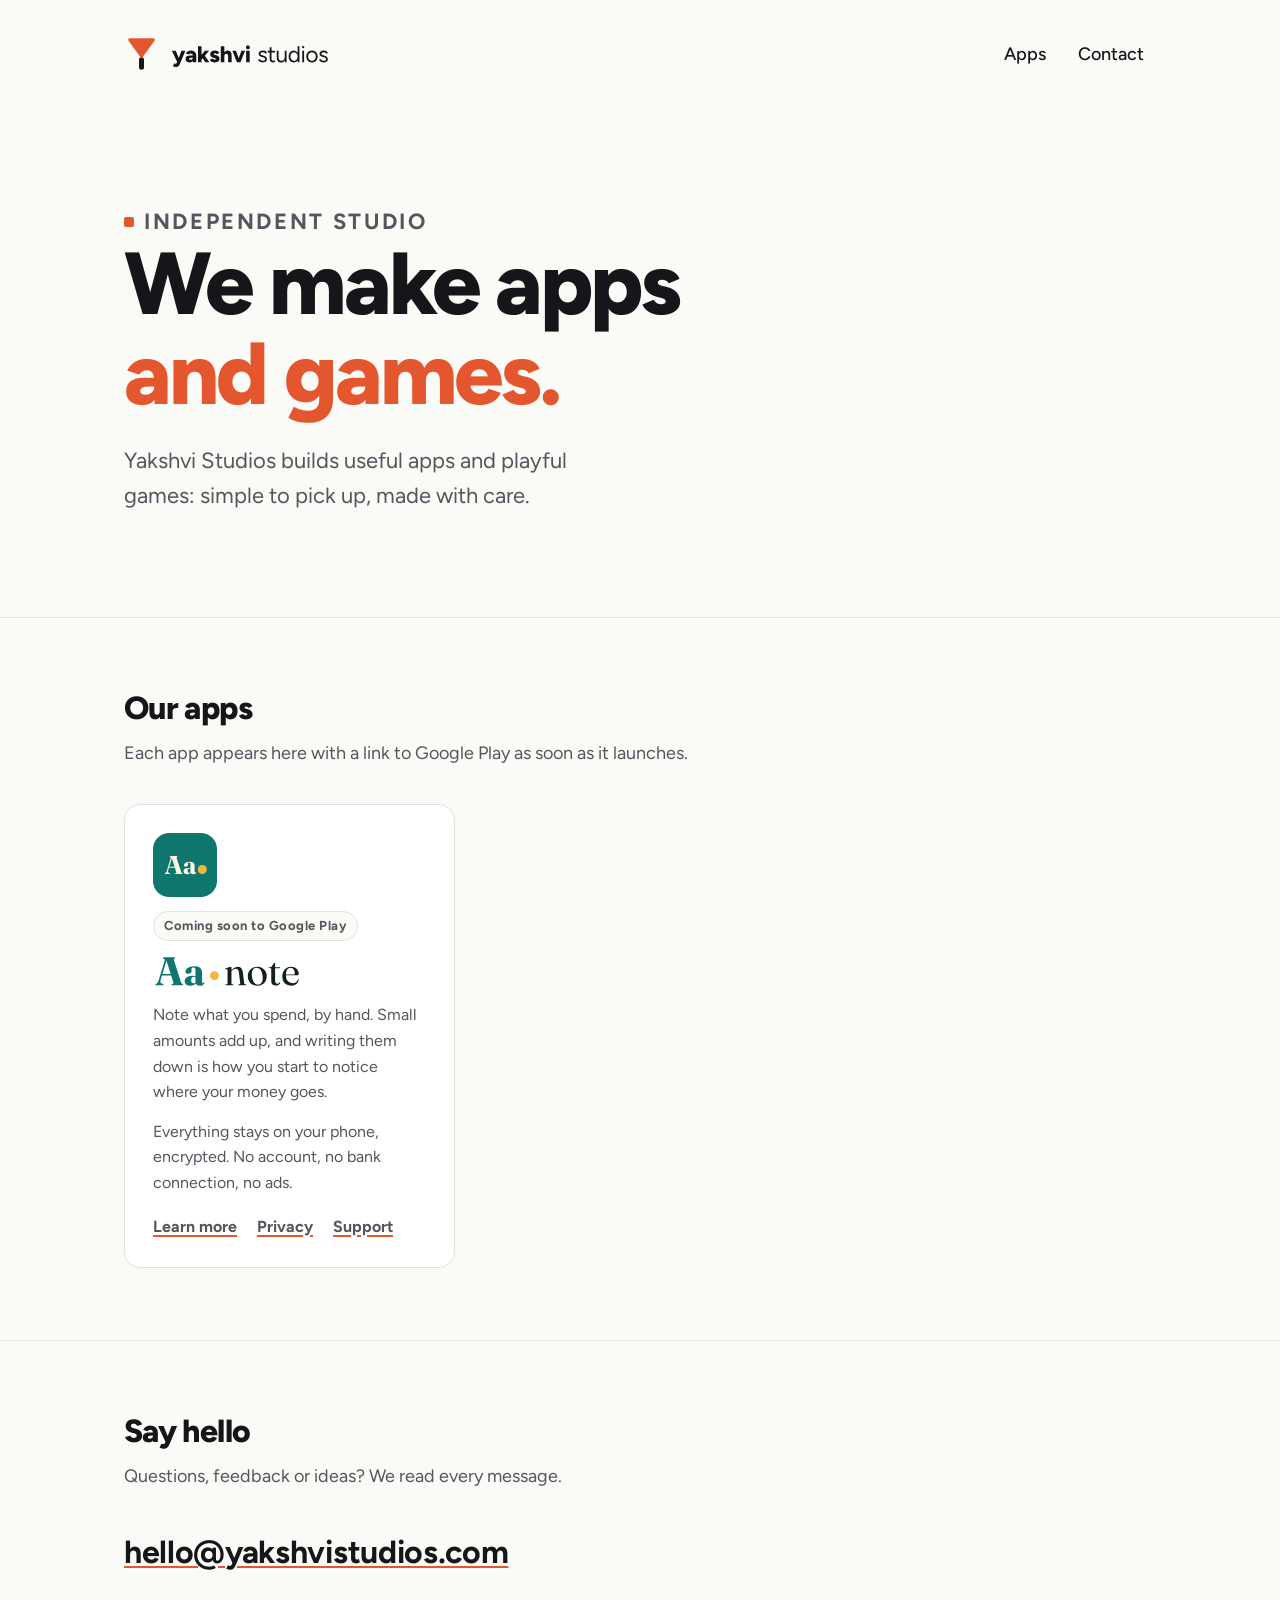
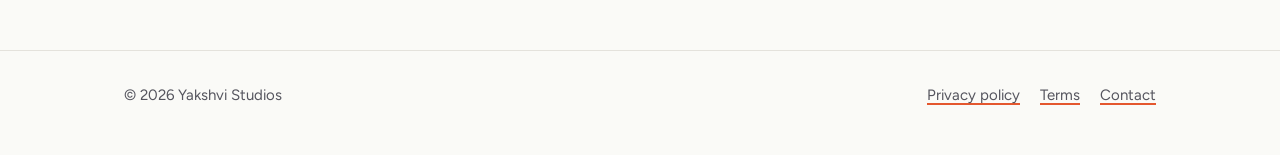
<file: index.html>
<!doctype html>
<html lang="en">
<head>
  <meta charset="utf-8">
  <meta name="viewport" content="width=device-width, initial-scale=1">
  <title>Yakshvi Studios · Apps and games</title>
  <meta name="description" content="Yakshvi Studios is an independent studio building useful apps and playful games.">
  <link rel="canonical" href="https://yakshvistudios.com/">
  <meta name="theme-color" content="#FAFAF7" media="(prefers-color-scheme: light)">
  <meta name="theme-color" content="#16161A" media="(prefers-color-scheme: dark)">

  <meta property="og:type" content="website">
  <meta property="og:site_name" content="Yakshvi Studios">
  <meta property="og:title" content="Yakshvi Studios · Apps and games">
  <meta property="og:description" content="An independent studio building useful apps and playful games.">
  <meta property="og:url" content="https://yakshvistudios.com/">
  <meta property="og:image" content="https://yakshvistudios.com/assets/og-image.png">
  <meta name="twitter:card" content="summary_large_image">

  <link rel="icon" href="/favicon.ico" sizes="any">
  <link rel="icon" href="/favicon.svg" type="image/svg+xml">
  <link rel="apple-touch-icon" href="/apple-touch-icon.png">
  <link rel="preload" href="/assets/fonts/figtree-latin-800-normal.woff2" as="font" type="font/woff2" crossorigin>
  <link rel="stylesheet" href="/assets/site.css">
</head>
<body>
  <header class="site-header">
    <div class="wrap">
      <a class="logo" href="/" aria-label="Yakshvi Studios home">
        <picture>
          <source srcset="/assets/logo/yakshvi-logo-horizontal-on-dark.svg" media="(prefers-color-scheme: dark)">
          <img src="/assets/logo/yakshvi-logo-horizontal.svg" alt="Yakshvi Studios" width="208" height="40">
        </picture>
      </a>
      <nav class="nav" aria-label="Main">
        <a href="#apps">Apps</a>
        <a href="#contact">Contact</a>
      </nav>
    </div>
  </header>

  <main>
    <div class="hero">
      <div class="wrap">
        <p class="eyebrow">Independent studio</p>
        <h1>We make apps <span class="accent">and games.</span></h1>
        <p>Yakshvi Studios builds useful apps and playful games: simple to pick up, made with care.</p>
      </div>
    </div>

    <section id="apps" aria-labelledby="apps-title">
      <div class="wrap">
        <h2 id="apps-title">Our apps</h2>
        <p class="lede">Each app appears here with a link to Google Play as soon as it launches.</p>
        <div class="apps">
          <article class="app-card" id="aanote">
            <img class="app-icon" src="/assets/apps/aanote/icon.svg" alt="" width="64" height="64">
            <span class="badge">Coming soon to Google Play</span>
            <h3 class="wordmark"><picture><source srcset="/assets/apps/aanote/wordmark-on-dark.svg" media="(prefers-color-scheme: dark)"><img src="/assets/apps/aanote/wordmark.svg" alt="Aanote" width="148" height="33"></picture></h3>
            <p>Note what you spend, by hand. Small amounts add up, and writing them down is how you start to notice where your money goes.</p>
            <p>Everything stays on your phone, encrypted. No account, no bank connection, no ads.</p>
            <p class="app-links"><a href="/aanote/">Learn more</a><a href="/privacy.html#aanote">Privacy</a><a href="mailto:support@yakshvistudios.com">Support</a></p>
          </article>
        </div>
      </div>
    </section>

    <section id="contact" aria-labelledby="contact-title">
      <div class="wrap">
        <h2 id="contact-title">Say hello</h2>
        <p class="lede">Questions, feedback or ideas? We read every message.</p>
        <a class="contact-mail" href="mailto:hello@yakshvistudios.com">hello@yakshvistudios.com</a>
      </div>
    </section>
  </main>

  <footer class="site-footer">
    <div class="wrap">
      <span>© 2026 Yakshvi Studios</span>
      <nav aria-label="Footer">
        <a href="/privacy.html">Privacy policy</a>
        <a href="/terms.html">Terms</a>
        <a href="mailto:hello@yakshvistudios.com">Contact</a>
      </nav>
    </div>
  </footer>
</body>
</html>
</file>
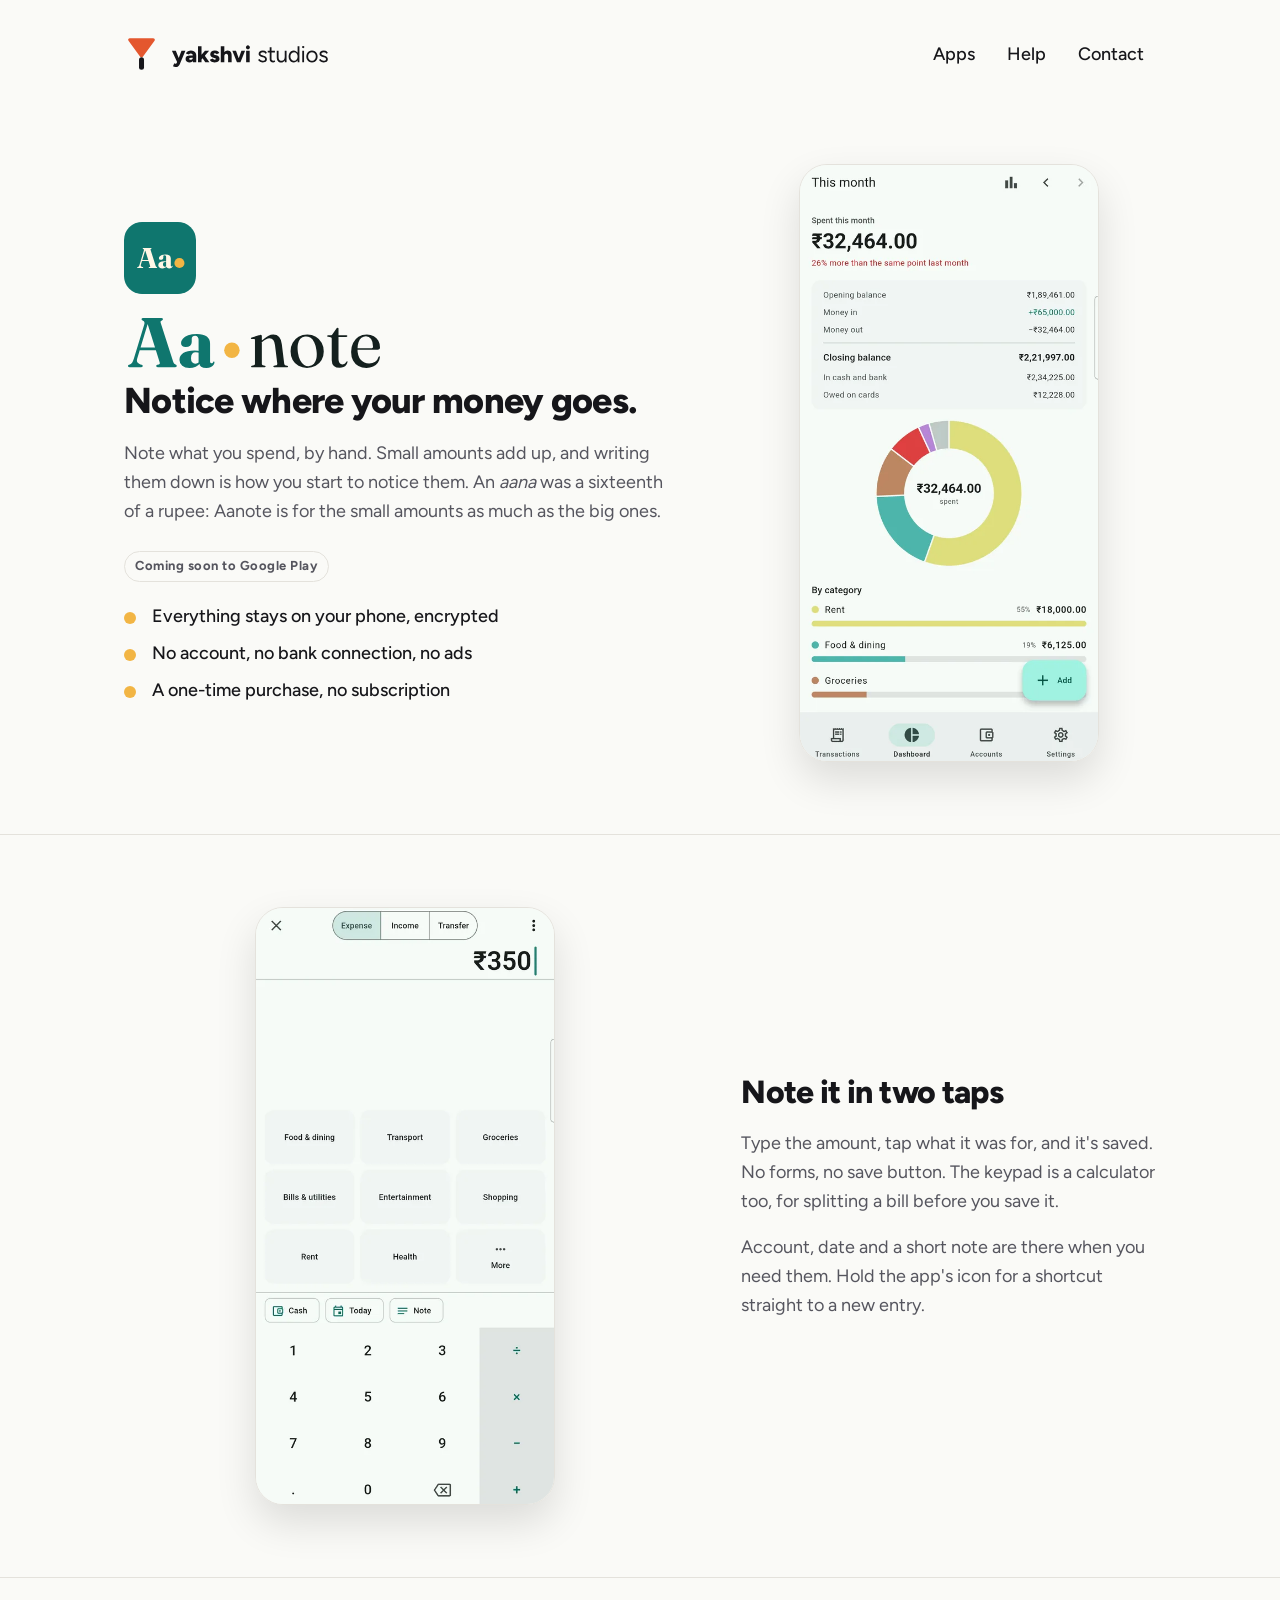
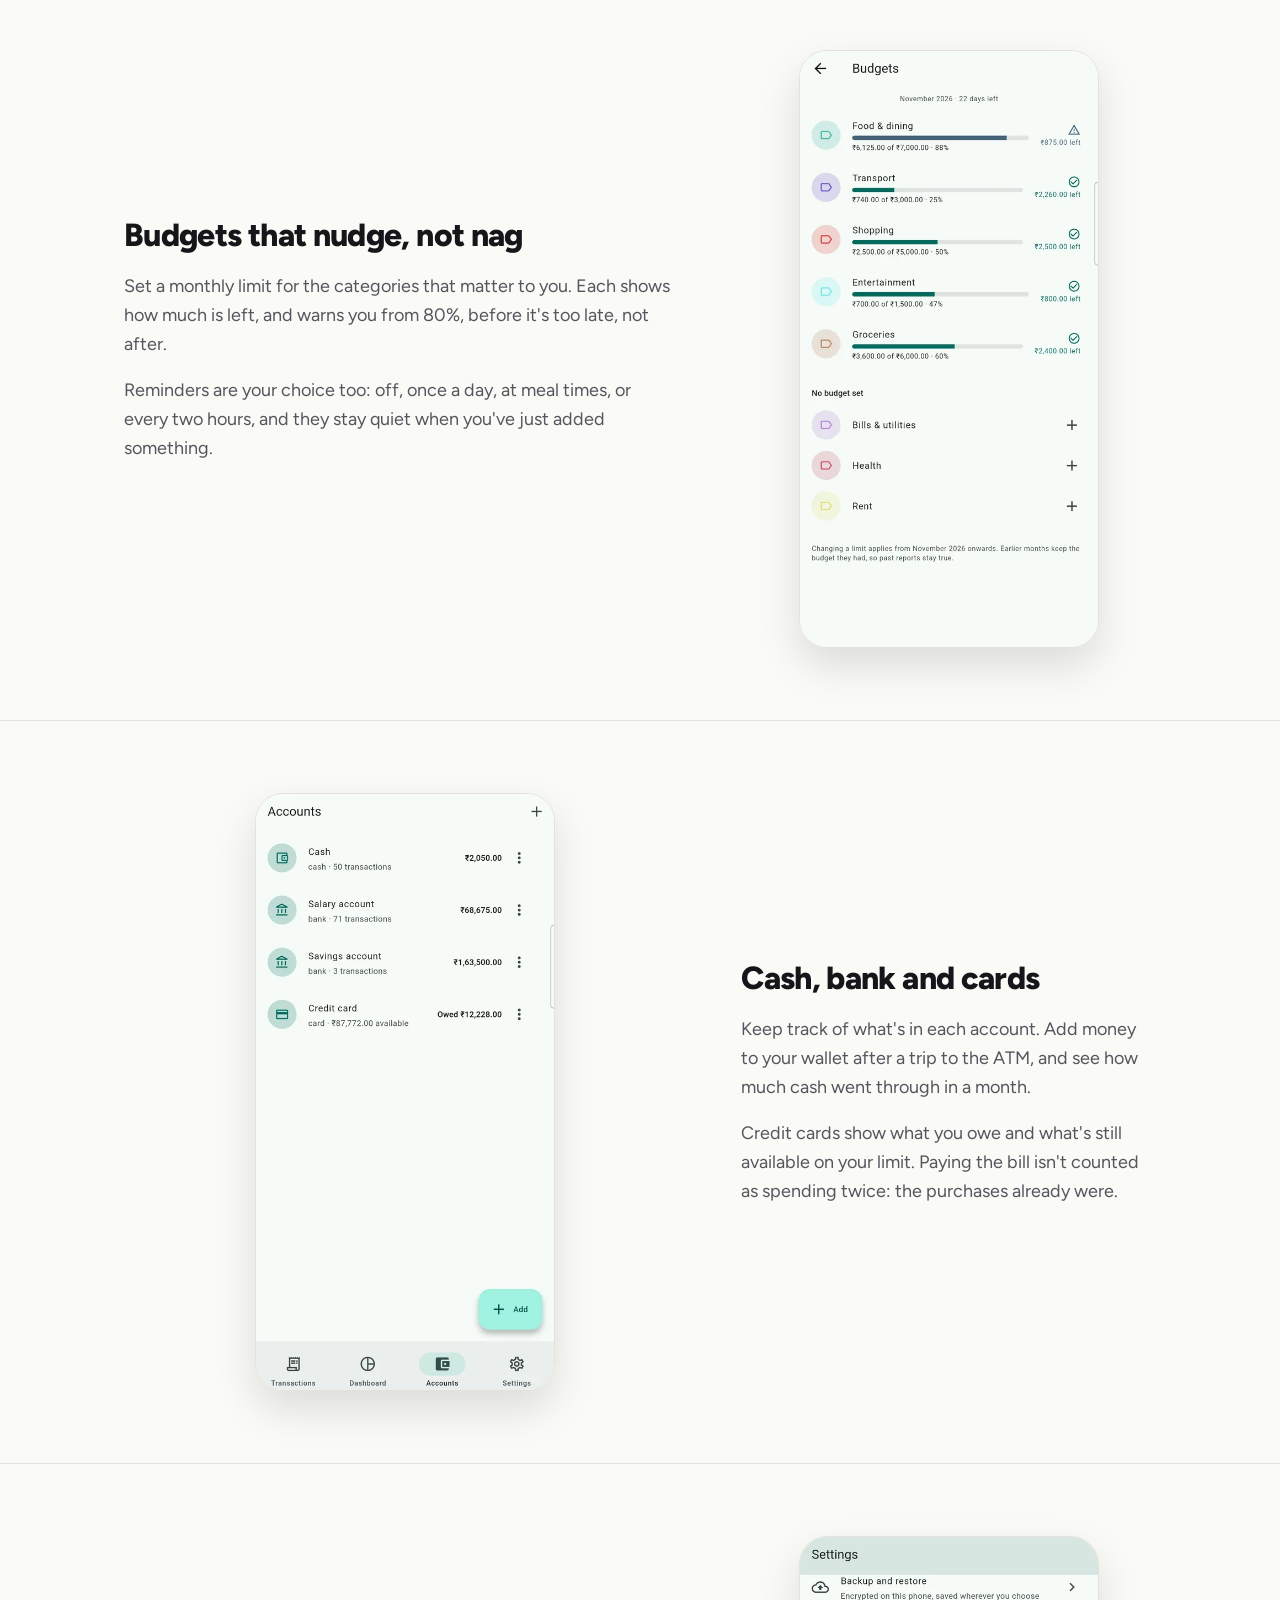
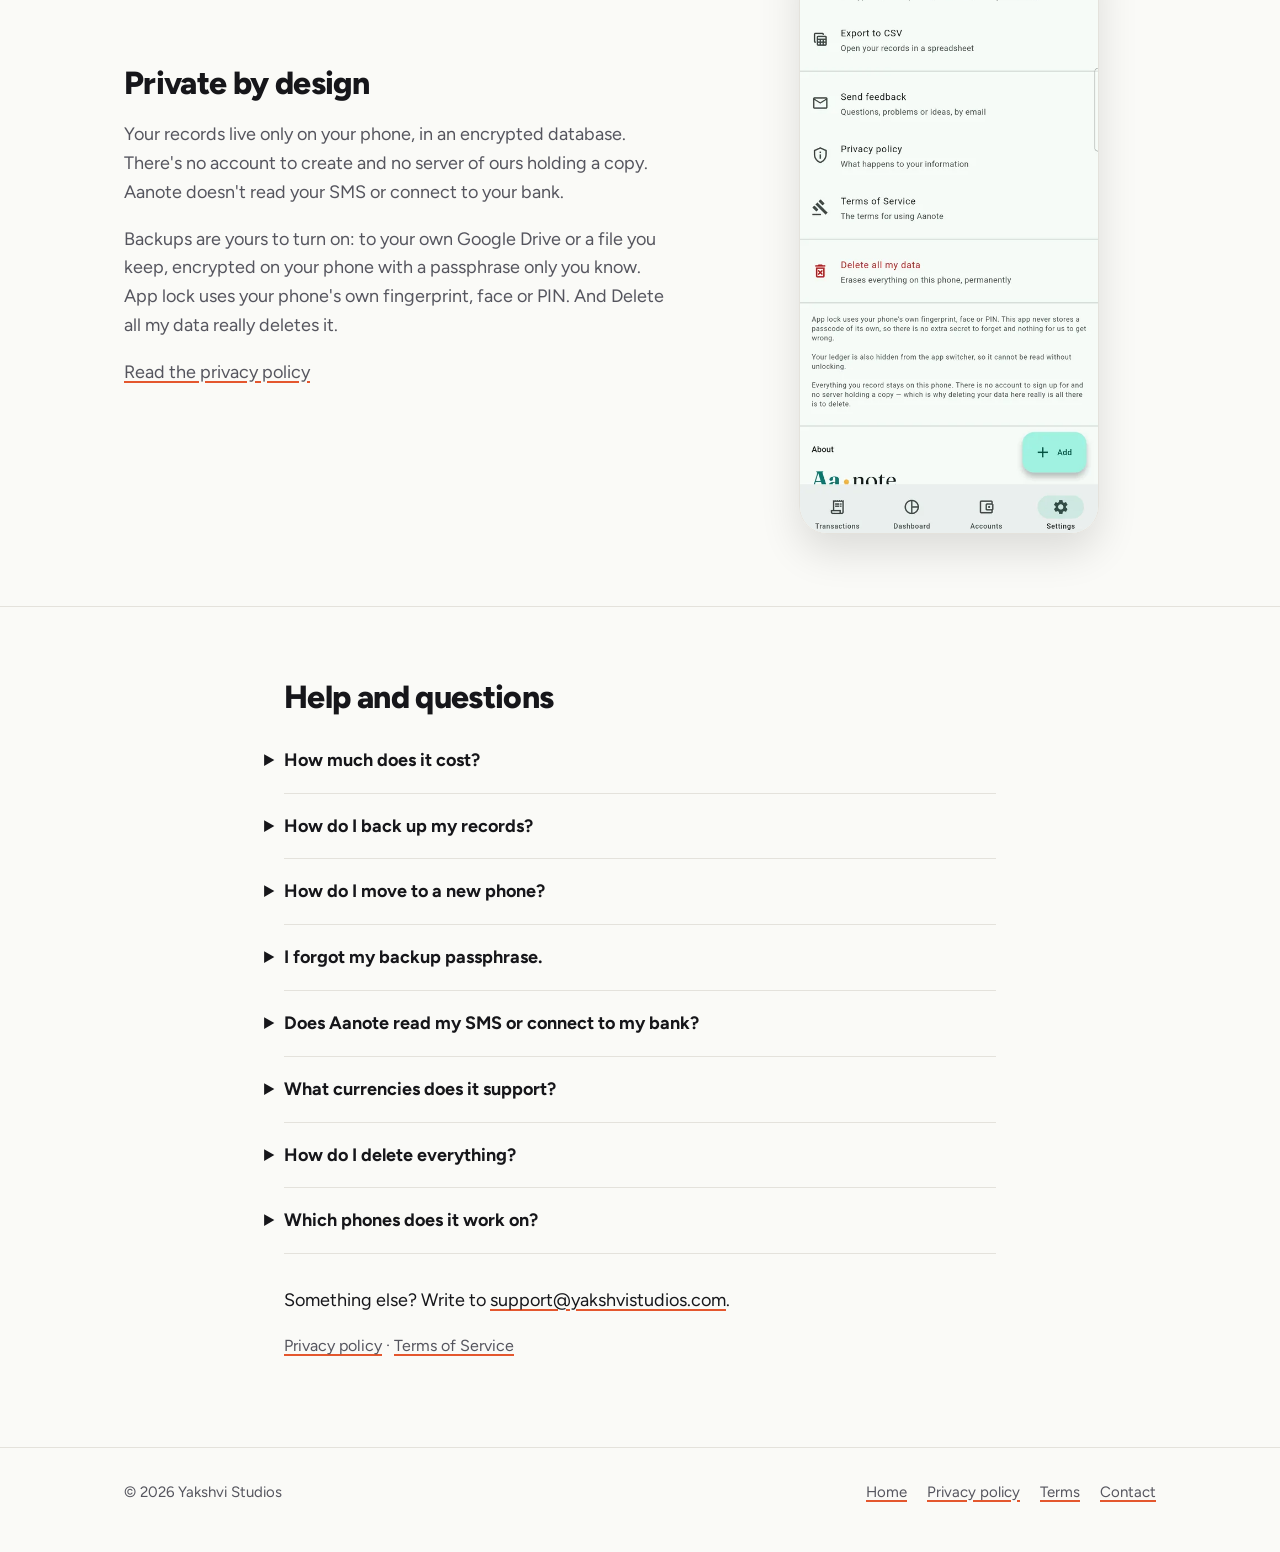
<file: aanote/index.html>
<!doctype html>
<html lang="en">
<head>
  <meta charset="utf-8">
  <meta name="viewport" content="width=device-width, initial-scale=1">
  <title>Aanote · Expense notes, by hand · Yakshvi Studios</title>
  <meta name="description" content="Aanote is an Android app for noting what you spend, by hand. Small amounts add up, and writing them down is how you notice where your money goes. Private: everything stays on your phone.">
  <link rel="canonical" href="https://yakshvistudios.com/aanote/">
  <meta name="theme-color" content="#FAFAF7" media="(prefers-color-scheme: light)">
  <meta name="theme-color" content="#16161A" media="(prefers-color-scheme: dark)">

  <meta property="og:type" content="website">
  <meta property="og:site_name" content="Yakshvi Studios">
  <meta property="og:title" content="Aanote · Expense notes, by hand">
  <meta property="og:description" content="Note what you spend, by hand, and notice where your money goes. Everything stays on your phone.">
  <meta property="og:url" content="https://yakshvistudios.com/aanote/">
  <meta property="og:image" content="https://yakshvistudios.com/assets/og-image.png">

  <link rel="icon" href="/favicon.ico" sizes="any">
  <link rel="icon" href="/favicon.svg" type="image/svg+xml">
  <link rel="apple-touch-icon" href="/apple-touch-icon.png">
  <link rel="stylesheet" href="/assets/site.css">
</head>
<body>
  <header class="site-header">
    <div class="wrap">
      <a class="logo" href="/" aria-label="Yakshvi Studios home">
        <picture>
          <source srcset="/assets/logo/yakshvi-logo-horizontal-on-dark.svg" media="(prefers-color-scheme: dark)">
          <img src="/assets/logo/yakshvi-logo-horizontal.svg" alt="Yakshvi Studios" width="208" height="40">
        </picture>
      </a>
      <nav class="nav" aria-label="Main">
        <a href="/#apps">Apps</a>
        <a href="#help">Help</a>
        <a href="/#contact">Contact</a>
      </nav>
    </div>
  </header>

  <main>
    <div class="product-hero">
      <div class="wrap">
        <div class="product-intro">
          <img class="product-icon" src="/assets/apps/aanote/icon.svg" alt="" width="72" height="72">
          <h1 class="product-name"><picture><source srcset="/assets/apps/aanote/wordmark-on-dark.svg" media="(prefers-color-scheme: dark)"><img src="/assets/apps/aanote/wordmark.svg" alt="Aanote" width="260" height="58"></picture></h1>
          <p class="product-tagline">Notice where your money goes.</p>
          <p>Note what you spend, by hand. Small amounts add up, and writing them down is how you start to notice them. An <em>aana</em> was a sixteenth of a rupee: Aanote is for the small amounts as much as the big ones.</p>
          <p class="badge">Coming soon to Google Play</p>
          <ul class="facts">
            <li>Everything stays on your phone, encrypted</li>
            <li>No account, no bank connection, no ads</li>
            <li>A one-time purchase, no subscription</li>
          </ul>
        </div>
        <div class="shot">
          <picture>
            <source srcset="/assets/apps/aanote/screens/2-dashboard-dark.webp" media="(prefers-color-scheme: dark)">
            <img src="/assets/apps/aanote/screens/2-dashboard.webp" alt="The Aanote dashboard: what was spent this month, a chart by category, and the month's opening and closing balances" width="540" height="1080">
          </picture>
        </div>
      </div>
    </div>

    <section class="feature" aria-labelledby="f-entry">
      <div class="wrap">
        <div class="feature-text">
          <h2 id="f-entry">Note it in two taps</h2>
          <p>Type the amount, tap what it was for, and it's saved. No forms, no save button. The keypad is a calculator too, for splitting a bill before you save it.</p>
          <p>Account, date and a short note are there when you need them. Hold the app's icon for a shortcut straight to a new entry.</p>
        </div>
        <div class="shot"><img src="/assets/apps/aanote/screens/1-quick-entry.webp" alt="Quick entry: an amount of 350 rupees typed on the keypad, with category buttons above it" width="540" height="1080" loading="lazy"></div>
      </div>
    </section>

    <section class="feature" aria-labelledby="f-budgets">
      <div class="wrap">
        <div class="feature-text">
          <h2 id="f-budgets">Budgets that nudge, not nag</h2>
          <p>Set a monthly limit for the categories that matter to you. Each shows how much is left, and warns you from 80%, before it's too late, not after.</p>
          <p>Reminders are your choice too: off, once a day, at meal times, or every two hours, and they stay quiet when you've just added something.</p>
        </div>
        <div class="shot"><img src="/assets/apps/aanote/screens/3-budgets.webp" alt="Budgets for the month: Food and dining at 88 percent with a warning, other categories on track" width="540" height="1080" loading="lazy"></div>
      </div>
    </section>

    <section class="feature" aria-labelledby="f-accounts">
      <div class="wrap">
        <div class="feature-text">
          <h2 id="f-accounts">Cash, bank and cards</h2>
          <p>Keep track of what's in each account. Add money to your wallet after a trip to the ATM, and see how much cash went through in a month.</p>
          <p>Credit cards show what you owe and what's still available on your limit. Paying the bill isn't counted as spending twice: the purchases already were.</p>
        </div>
        <div class="shot"><img src="/assets/apps/aanote/screens/4-accounts.webp" alt="Accounts: cash, a salary account, a savings account, and a credit card showing the amount owed and what is available" width="540" height="1080" loading="lazy"></div>
      </div>
    </section>

    <section class="feature" aria-labelledby="f-private">
      <div class="wrap">
        <div class="feature-text">
          <h2 id="f-private">Private by design</h2>
          <p>Your records live only on your phone, in an encrypted database. There's no account to create and no server of ours holding a copy. Aanote doesn't read your SMS or connect to your bank.</p>
          <p>Backups are yours to turn on: to your own Google Drive or a file you keep, encrypted on your phone with a passphrase only you know. App lock uses your phone's own fingerprint, face or PIN. And Delete all my data really deletes it.</p>
          <p><a href="/privacy.html#aanote">Read the privacy policy</a></p>
        </div>
        <div class="shot"><img src="/assets/apps/aanote/screens/5-privacy.webp" alt="Settings: backup and restore, export, privacy policy, terms, and Delete all my data" width="540" height="1080" loading="lazy"></div>
      </div>
    </section>

    <section id="help" aria-labelledby="help-title">
      <div class="wrap help">
        <h2 id="help-title">Help and questions</h2>
        <details>
          <summary>How much does it cost?</summary>
          <p>Aanote is a one-time purchase on Google Play. There are no ads, subscriptions or in-app purchases. Refunds are handled by Google Play's refund process.</p>
        </details>
        <details>
          <summary>How do I back up my records?</summary>
          <p>Go to Settings, then Backup and restore. You can back up to your own Google Drive or to a file you save. You choose a passphrase, and the backup is encrypted on your phone with it before it goes anywhere. You also get a recovery key: keep it somewhere safe. Backups to Drive can run by themselves, daily, weekly or monthly.</p>
        </details>
        <details>
          <summary>How do I move to a new phone?</summary>
          <p>Back up on the old phone first. Then install Aanote on the new one, go to Settings, then Backup and restore, and restore from Google Drive or from your backup file. You'll need your passphrase or your recovery key.</p>
        </details>
        <details>
          <summary>I forgot my backup passphrase.</summary>
          <p>Use your recovery key instead: it opens the backup on its own. If both the passphrase and the recovery key are lost, the backup can't be opened by anyone, including us, because we never receive either of them.</p>
        </details>
        <details>
          <summary>Does Aanote read my SMS or connect to my bank?</summary>
          <p>No. You note what you spend yourself. That's the point of the app: writing it down is how you notice it. Aanote never asks for your SMS, contacts or bank details.</p>
        </details>
        <details>
          <summary>What currencies does it support?</summary>
          <p>Each account can be in Indian rupees, US dollars, euros or British pounds.</p>
        </details>
        <details>
          <summary>How do I delete everything?</summary>
          <p>Go to Settings, then Delete all my data. You don't need to delete your Google Drive backup separately: if Drive is connected, Aanote deletes the backup for you as part of the same step, once you've confirmed, and then erases your records on the phone. If the backup can't be deleted (for example, with no internet), nothing is erased, and the app tells you.</p>
          <p>To keep your Drive backup, disconnect Google in Backup and restore before deleting. To delete only the Drive backup, go to Backup and restore, then Delete my Drive backup.</p>
        </details>
        <details>
          <summary>Which phones does it work on?</summary>
          <p>Android phones running Android 7.0 or later. It isn't available for iPhone yet.</p>
        </details>
        <p class="help-contact">Something else? Write to <a href="mailto:support@yakshvistudios.com">support@yakshvistudios.com</a>.</p>
        <p class="help-legal"><a href="/privacy.html#aanote">Privacy policy</a> · <a href="/terms.html">Terms of Service</a></p>
      </div>
    </section>
  </main>

  <footer class="site-footer">
    <div class="wrap">
      <span>© 2026 Yakshvi Studios</span>
      <nav aria-label="Footer">
        <a href="/">Home</a>
        <a href="/privacy.html">Privacy policy</a>
        <a href="/terms.html">Terms</a>
        <a href="mailto:hello@yakshvistudios.com">Contact</a>
      </nav>
    </div>
  </footer>
</body>
</html>
</file>
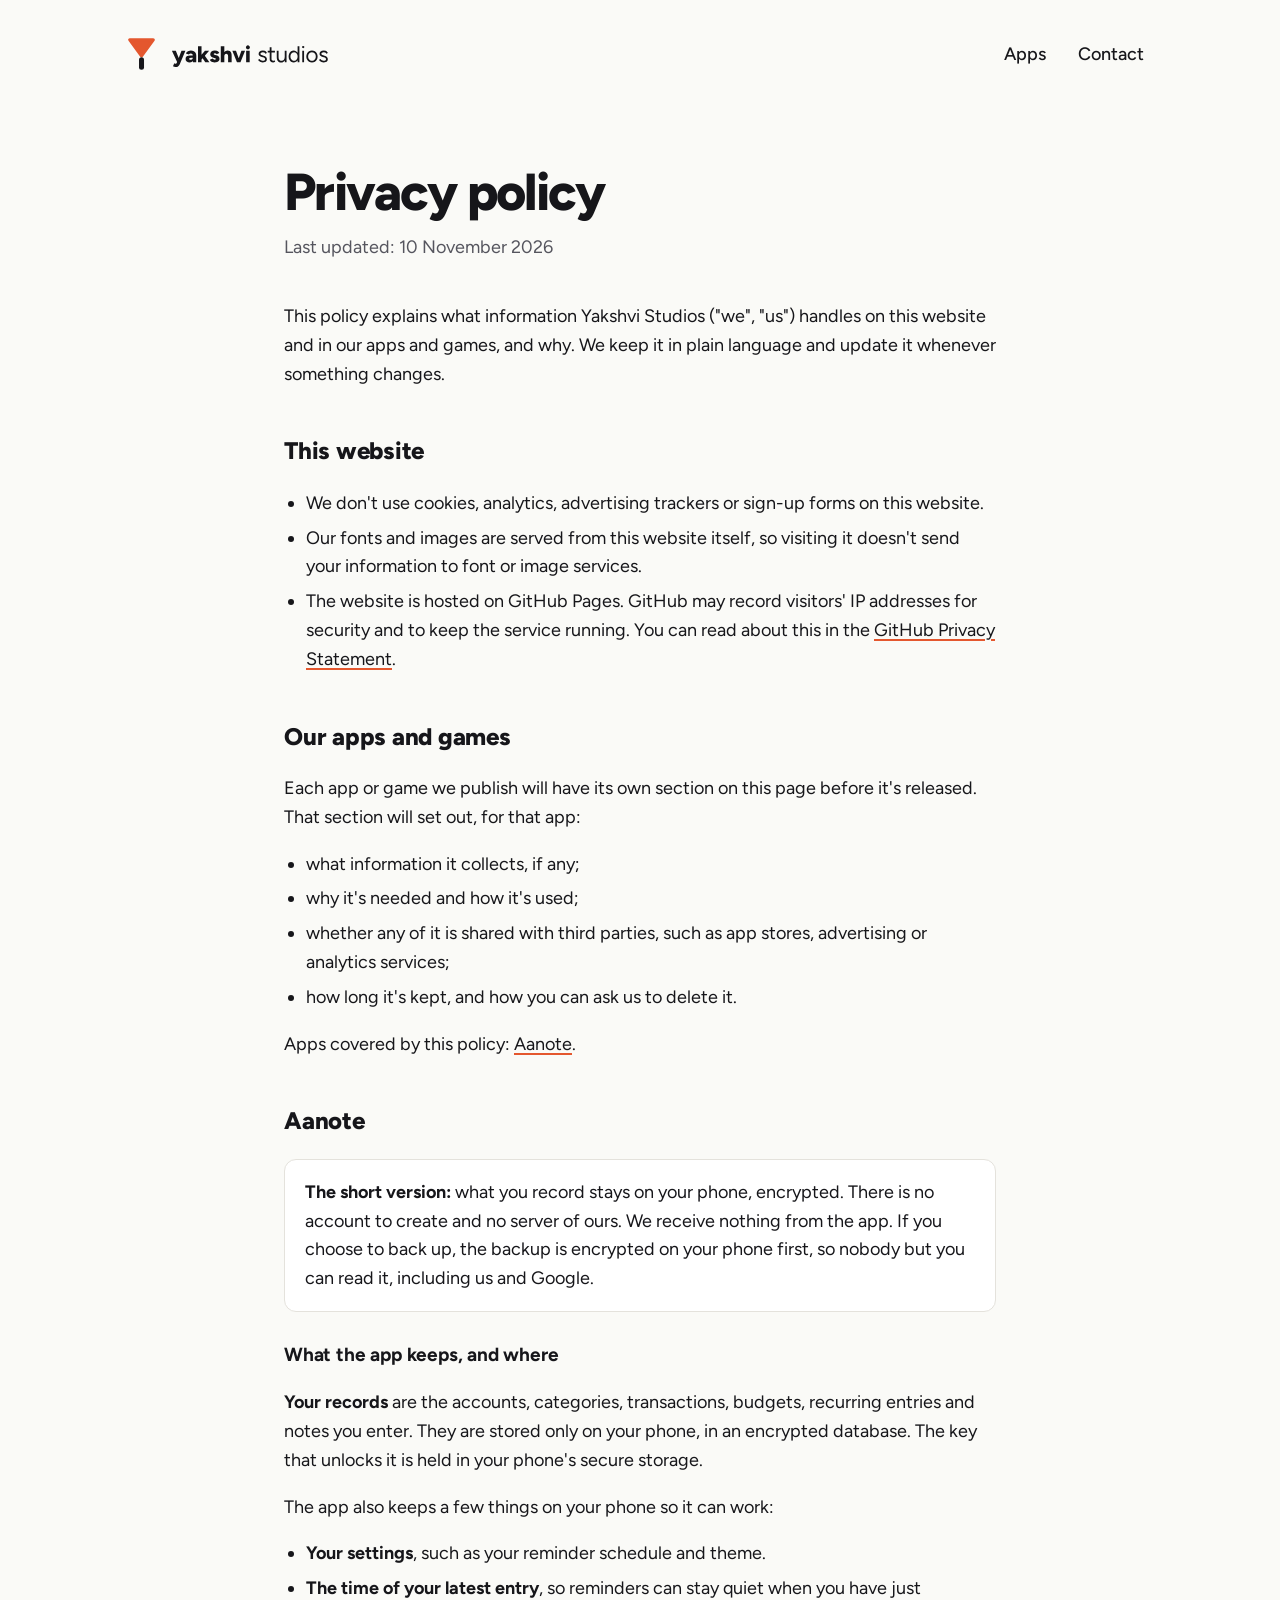
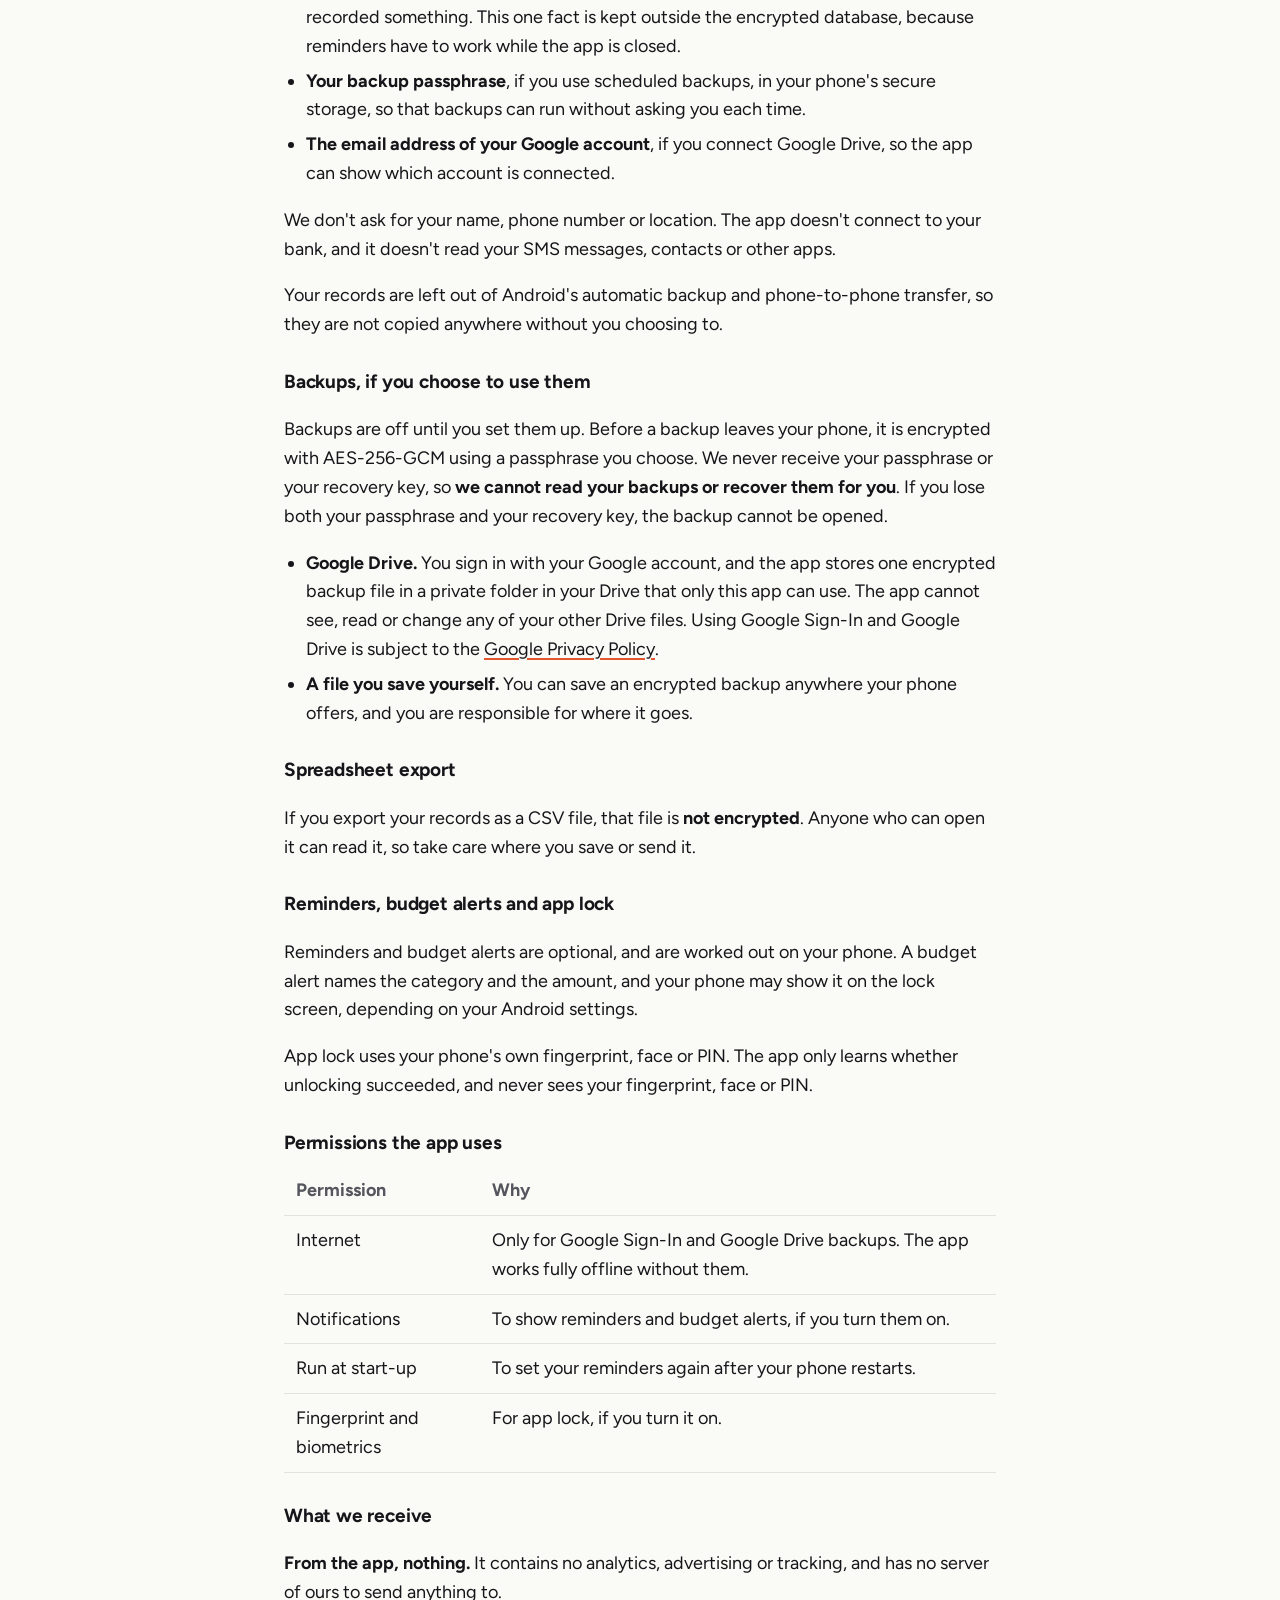
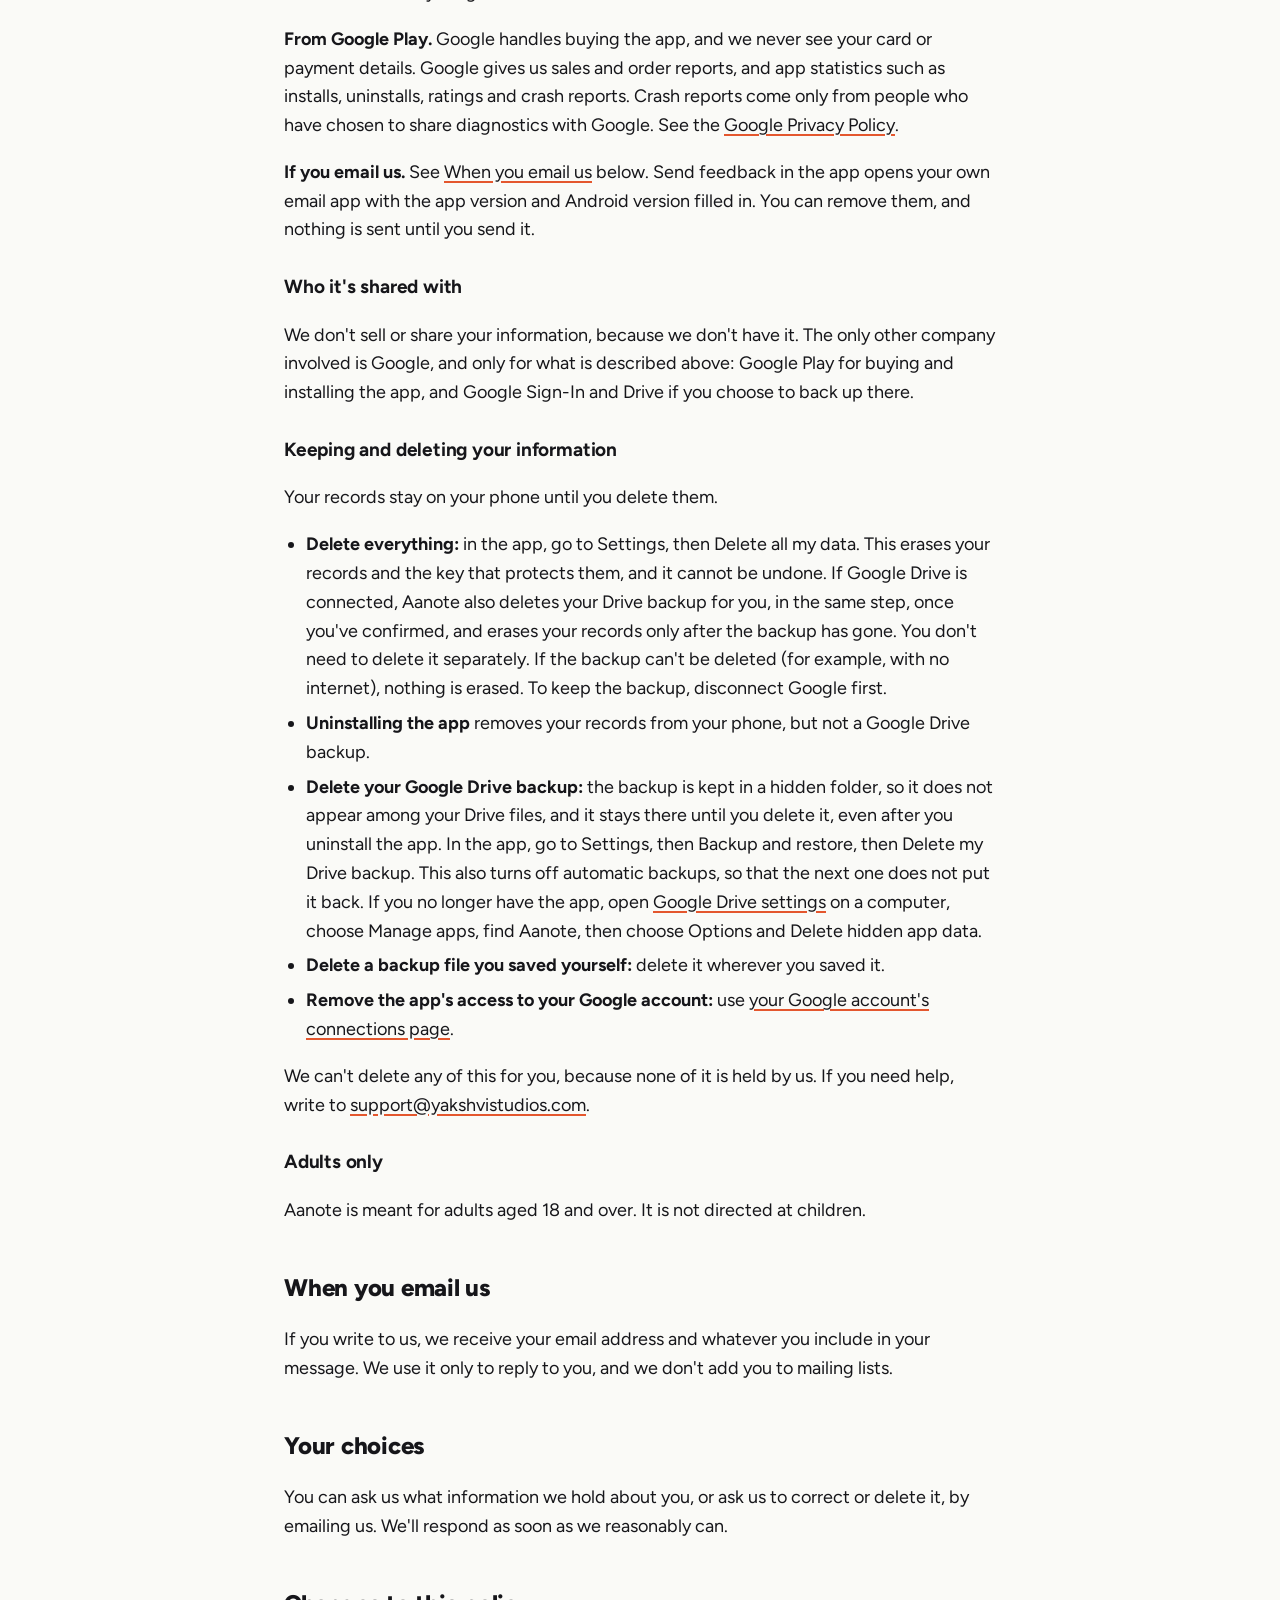
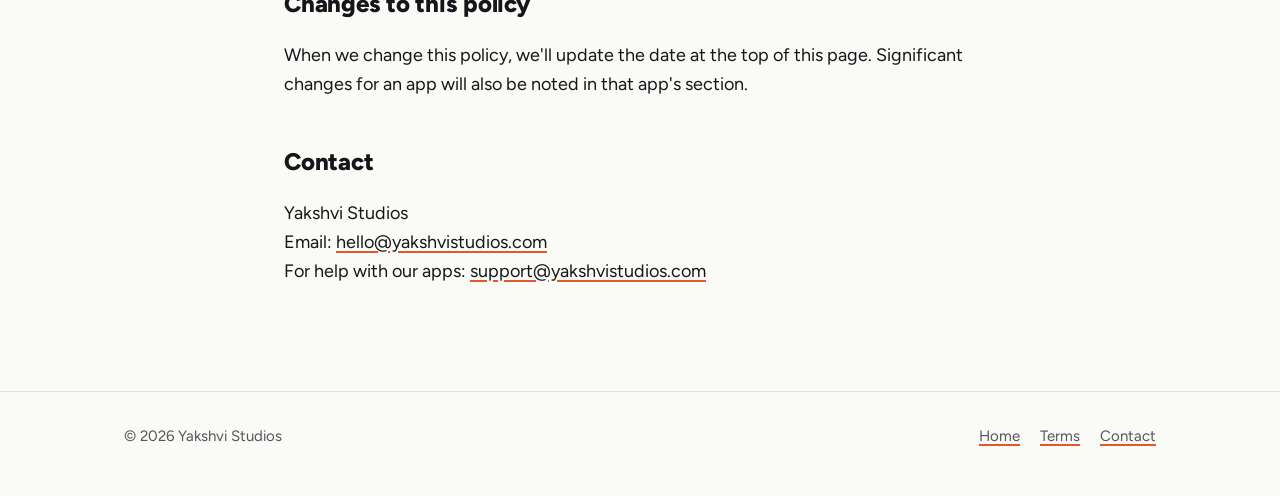
<file: privacy.html>
<!doctype html>
<html lang="en">
<head>
  <meta charset="utf-8">
  <meta name="viewport" content="width=device-width, initial-scale=1">
  <title>Privacy policy · Yakshvi Studios</title>
  <meta name="description" content="How Yakshvi Studios handles information on this website and in its apps and games.">
  <link rel="canonical" href="https://yakshvistudios.com/privacy.html">
  <meta name="theme-color" content="#FAFAF7" media="(prefers-color-scheme: light)">
  <meta name="theme-color" content="#16161A" media="(prefers-color-scheme: dark)">
  <link rel="icon" href="/favicon.ico" sizes="any">
  <link rel="icon" href="/favicon.svg" type="image/svg+xml">
  <link rel="apple-touch-icon" href="/apple-touch-icon.png">
  <link rel="stylesheet" href="/assets/site.css">
</head>
<body>
  <header class="site-header">
    <div class="wrap">
      <a class="logo" href="/" aria-label="Yakshvi Studios home">
        <picture>
          <source srcset="/assets/logo/yakshvi-logo-horizontal-on-dark.svg" media="(prefers-color-scheme: dark)">
          <img src="/assets/logo/yakshvi-logo-horizontal.svg" alt="Yakshvi Studios" width="208" height="40">
        </picture>
      </a>
      <nav class="nav" aria-label="Main">
        <a href="/#apps">Apps</a>
        <a href="/#contact">Contact</a>
      </nav>
    </div>
  </header>

  <main class="doc">
    <div class="wrap">
      <h1>Privacy policy</h1>
      <p class="meta">Last updated: 10 November 2026</p>

      <p>This policy explains what information Yakshvi Studios ("we", "us") handles on this website and in our apps and games, and why. We keep it in plain language and update it whenever something changes.</p>

      <h2>This website</h2>
      <ul>
        <li>We don't use cookies, analytics, advertising trackers or sign-up forms on this website.</li>
        <li>Our fonts and images are served from this website itself, so visiting it doesn't send your information to font or image services.</li>
        <li>The website is hosted on GitHub Pages. GitHub may record visitors' IP addresses for security and to keep the service running. You can read about this in the <a href="https://docs.github.com/en/site-policy/privacy-policies/github-general-privacy-statement">GitHub Privacy Statement</a>.</li>
      </ul>

      <h2>Our apps and games</h2>
      <p>Each app or game we publish will have its own section on this page before it's released. That section will set out, for that app:</p>
      <ul>
        <li>what information it collects, if any;</li>
        <li>why it's needed and how it's used;</li>
        <li>whether any of it is shared with third parties, such as app stores, advertising or analytics services;</li>
        <li>how long it's kept, and how you can ask us to delete it.</li>
      </ul>
      <p>Apps covered by this policy: <a href="#aanote">Aanote</a>.</p>

      <h2 id="aanote">Aanote</h2>
      <p class="note"><strong>The short version:</strong> what you record stays on your phone, encrypted. There is no account to create and no server of ours. We receive nothing from the app. If you choose to back up, the backup is encrypted on your phone first, so nobody but you can read it, including us and Google.</p>

      <h3>What the app keeps, and where</h3>
      <p><strong>Your records</strong> are the accounts, categories, transactions, budgets, recurring entries and notes you enter. They are stored only on your phone, in an encrypted database. The key that unlocks it is held in your phone's secure storage.</p>
      <p>The app also keeps a few things on your phone so it can work:</p>
      <ul>
        <li><strong>Your settings</strong>, such as your reminder schedule and theme.</li>
        <li><strong>The time of your latest entry</strong>, so reminders can stay quiet when you have just recorded something. This one fact is kept outside the encrypted database, because reminders have to work while the app is closed.</li>
        <li><strong>Your backup passphrase</strong>, if you use scheduled backups, in your phone's secure storage, so that backups can run without asking you each time.</li>
        <li><strong>The email address of your Google account</strong>, if you connect Google Drive, so the app can show which account is connected.</li>
      </ul>
      <p>We don't ask for your name, phone number or location. The app doesn't connect to your bank, and it doesn't read your SMS messages, contacts or other apps.</p>
      <p>Your records are left out of Android's automatic backup and phone-to-phone transfer, so they are not copied anywhere without you choosing to.</p>

      <h3>Backups, if you choose to use them</h3>
      <p>Backups are off until you set them up. Before a backup leaves your phone, it is encrypted with AES-256-GCM using a passphrase you choose. We never receive your passphrase or your recovery key, so <strong>we cannot read your backups or recover them for you</strong>. If you lose both your passphrase and your recovery key, the backup cannot be opened.</p>
      <ul>
        <li><strong>Google Drive.</strong> You sign in with your Google account, and the app stores one encrypted backup file in a private folder in your Drive that only this app can use. The app cannot see, read or change any of your other Drive files. Using Google Sign-In and Google Drive is subject to the <a href="https://policies.google.com/privacy">Google Privacy Policy</a>.</li>
        <li><strong>A file you save yourself.</strong> You can save an encrypted backup anywhere your phone offers, and you are responsible for where it goes.</li>
      </ul>

      <h3>Spreadsheet export</h3>
      <p>If you export your records as a CSV file, that file is <strong>not encrypted</strong>. Anyone who can open it can read it, so take care where you save or send it.</p>

      <h3>Reminders, budget alerts and app lock</h3>
      <p>Reminders and budget alerts are optional, and are worked out on your phone. A budget alert names the category and the amount, and your phone may show it on the lock screen, depending on your Android settings.</p>
      <p>App lock uses your phone's own fingerprint, face or PIN. The app only learns whether unlocking succeeded, and never sees your fingerprint, face or PIN.</p>

      <h3>Permissions the app uses</h3>
      <table>
        <thead><tr><th scope="col">Permission</th><th scope="col">Why</th></tr></thead>
        <tbody>
          <tr><td>Internet</td><td>Only for Google Sign-In and Google Drive backups. The app works fully offline without them.</td></tr>
          <tr><td>Notifications</td><td>To show reminders and budget alerts, if you turn them on.</td></tr>
          <tr><td>Run at start-up</td><td>To set your reminders again after your phone restarts.</td></tr>
          <tr><td>Fingerprint and biometrics</td><td>For app lock, if you turn it on.</td></tr>
        </tbody>
      </table>

      <h3>What we receive</h3>
      <p><strong>From the app, nothing.</strong> It contains no analytics, advertising or tracking, and has no server of ours to send anything to.</p>
      <p><strong>From Google Play.</strong> Google handles buying the app, and we never see your card or payment details. Google gives us sales and order reports, and app statistics such as installs, uninstalls, ratings and crash reports. Crash reports come only from people who have chosen to share diagnostics with Google. See the <a href="https://policies.google.com/privacy">Google Privacy Policy</a>.</p>
      <p><strong>If you email us.</strong> See <a href="#email">When you email us</a> below. Send feedback in the app opens your own email app with the app version and Android version filled in. You can remove them, and nothing is sent until you send it.</p>

      <h3>Who it's shared with</h3>
      <p>We don't sell or share your information, because we don't have it. The only other company involved is Google, and only for what is described above: Google Play for buying and installing the app, and Google Sign-In and Drive if you choose to back up there.</p>

      <h3>Keeping and deleting your information</h3>
      <p>Your records stay on your phone until you delete them.</p>
      <ul>
        <li><strong>Delete everything:</strong> in the app, go to Settings, then Delete all my data. This erases your records and the key that protects them, and it cannot be undone. If Google Drive is connected, Aanote also deletes your Drive backup for you, in the same step, once you've confirmed, and erases your records only after the backup has gone. You don't need to delete it separately. If the backup can't be deleted (for example, with no internet), nothing is erased. To keep the backup, disconnect Google first.</li>
        <li><strong>Uninstalling the app</strong> removes your records from your phone, but not a Google Drive backup.</li>
        <li><strong>Delete your Google Drive backup:</strong> the backup is kept in a hidden folder, so it does not appear among your Drive files, and it stays there until you delete it, even after you uninstall the app. In the app, go to Settings, then Backup and restore, then Delete my Drive backup. This also turns off automatic backups, so that the next one does not put it back. If you no longer have the app, open <a href="https://drive.google.com/drive/settings">Google Drive settings</a> on a computer, choose Manage apps, find Aanote, then choose Options and Delete hidden app data.</li>
        <li><strong>Delete a backup file you saved yourself:</strong> delete it wherever you saved it.</li>
        <li><strong>Remove the app's access to your Google account:</strong> use <a href="https://myaccount.google.com/connections">your Google account's connections page</a>.</li>
      </ul>
      <p>We can't delete any of this for you, because none of it is held by us. If you need help, write to <a href="mailto:support@yakshvistudios.com">support@yakshvistudios.com</a>.</p>

      <h3>Adults only</h3>
      <p>Aanote is meant for adults aged 18 and over. It is not directed at children.</p>

      <h2 id="email">When you email us</h2>
      <p>If you write to us, we receive your email address and whatever you include in your message. We use it only to reply to you, and we don't add you to mailing lists.</p>

      <h2>Your choices</h2>
      <p>You can ask us what information we hold about you, or ask us to correct or delete it, by emailing us. We'll respond as soon as we reasonably can.</p>

      <h2>Changes to this policy</h2>
      <p>When we change this policy, we'll update the date at the top of this page. Significant changes for an app will also be noted in that app's section.</p>

      <h2>Contact</h2>
      <p>Yakshvi Studios<br>Email: <a href="mailto:hello@yakshvistudios.com">hello@yakshvistudios.com</a><br>For help with our apps: <a href="mailto:support@yakshvistudios.com">support@yakshvistudios.com</a></p>
    </div>
  </main>

  <footer class="site-footer">
    <div class="wrap">
      <span>© 2026 Yakshvi Studios</span>
      <nav aria-label="Footer">
        <a href="/">Home</a>
        <a href="/terms.html">Terms</a>
        <a href="mailto:hello@yakshvistudios.com">Contact</a>
      </nav>
    </div>
  </footer>
</body>
</html>
</file>
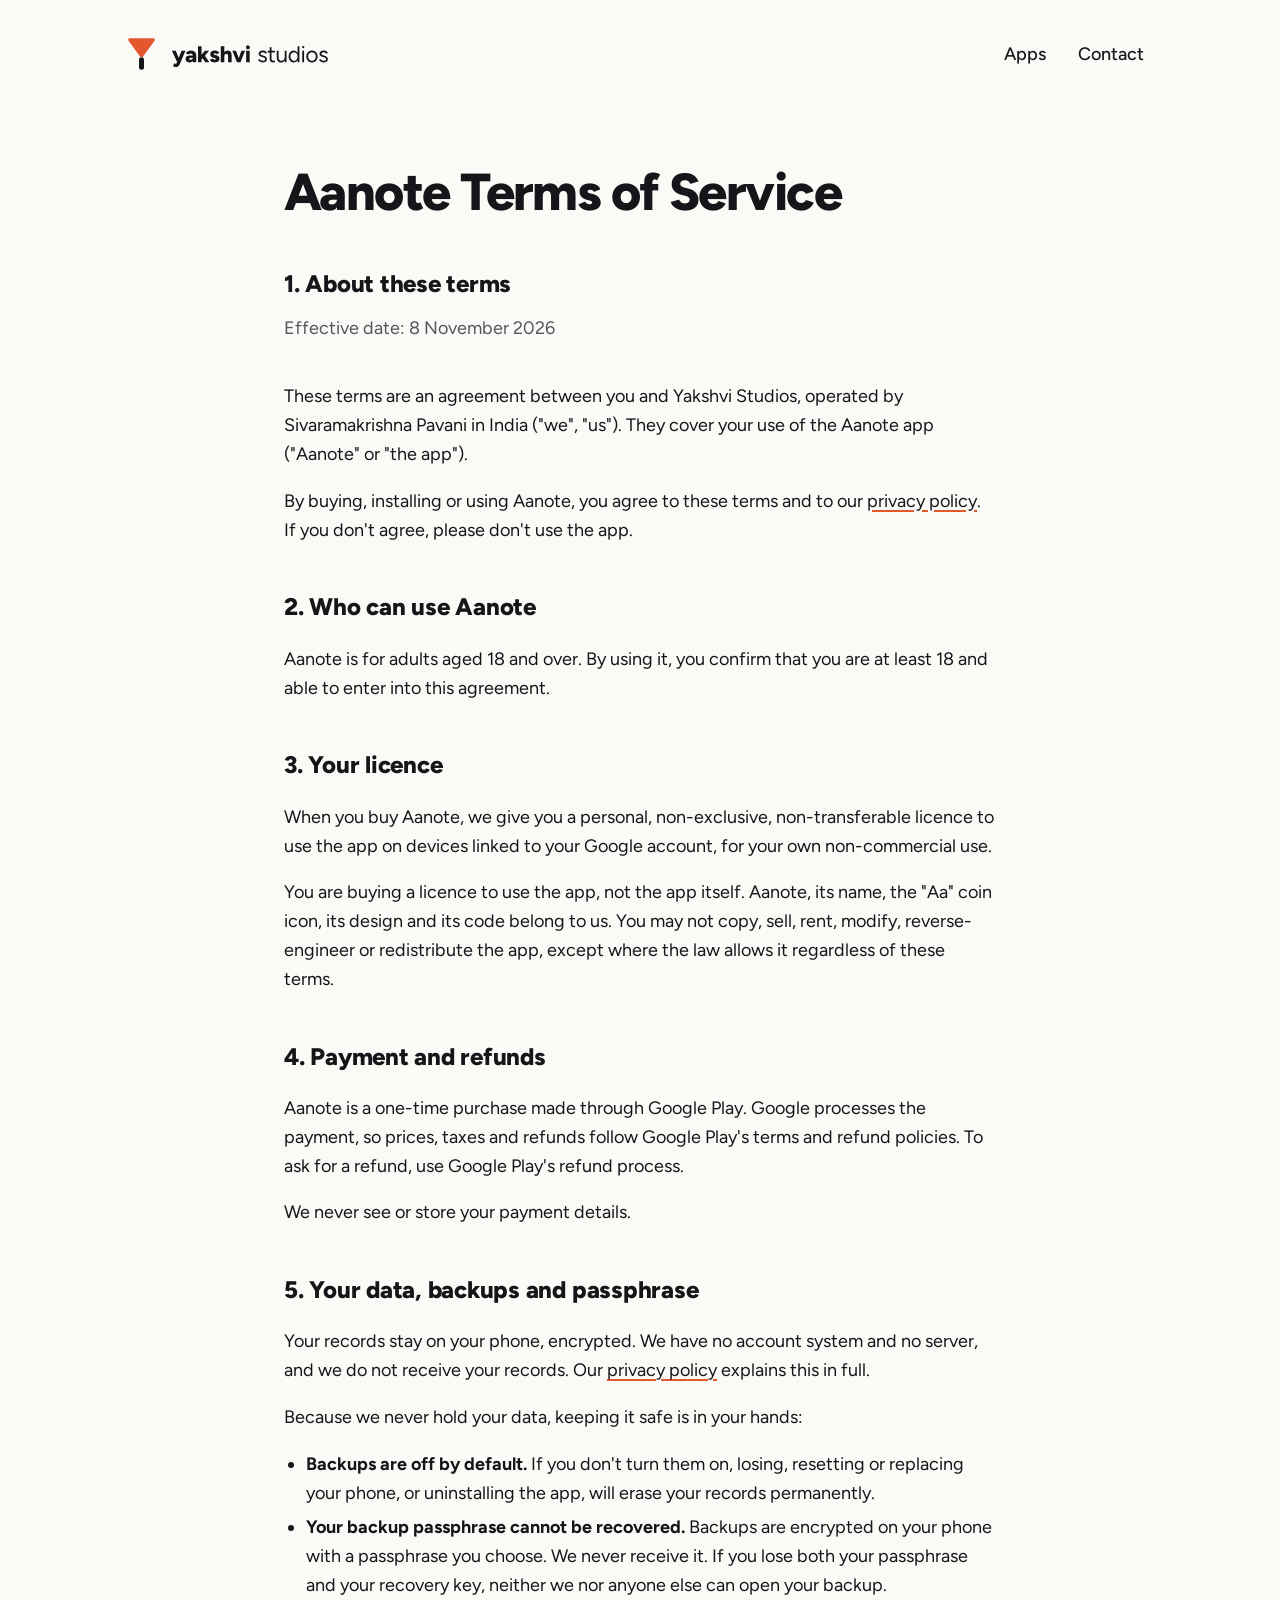
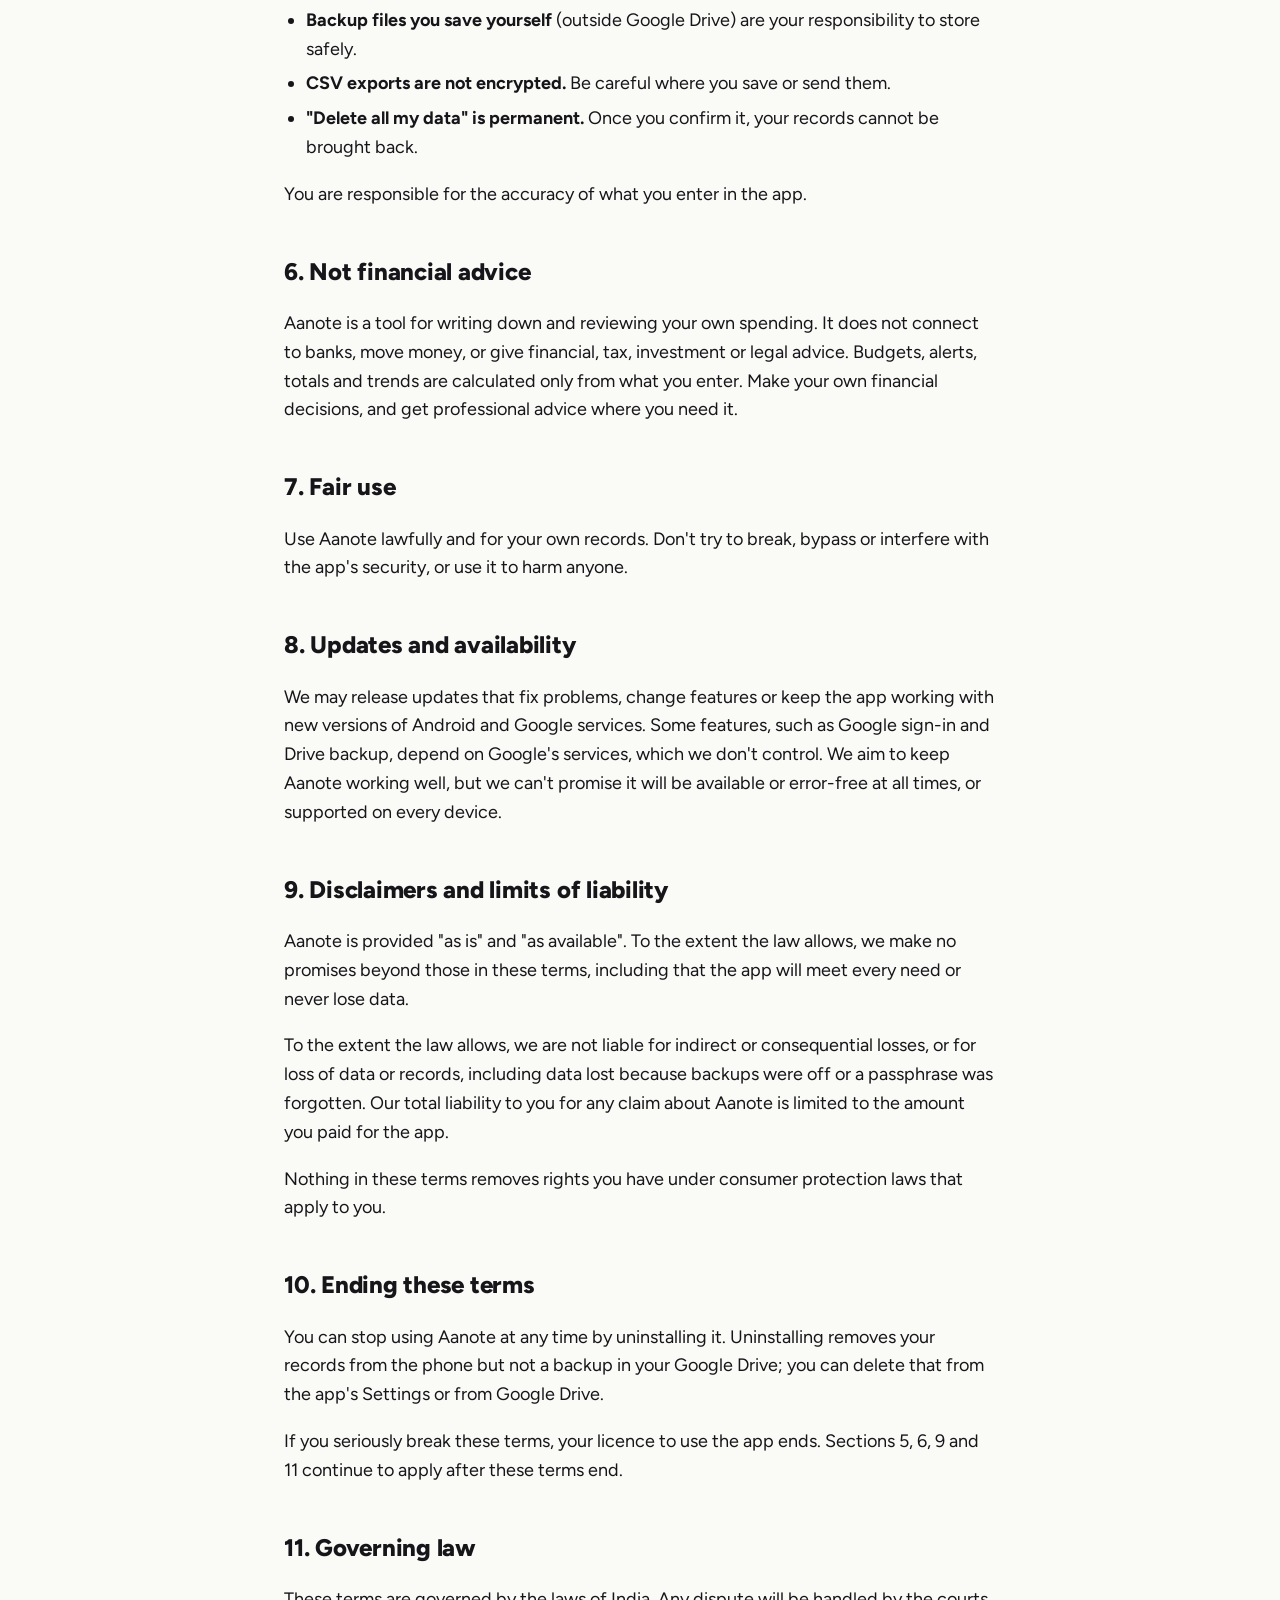
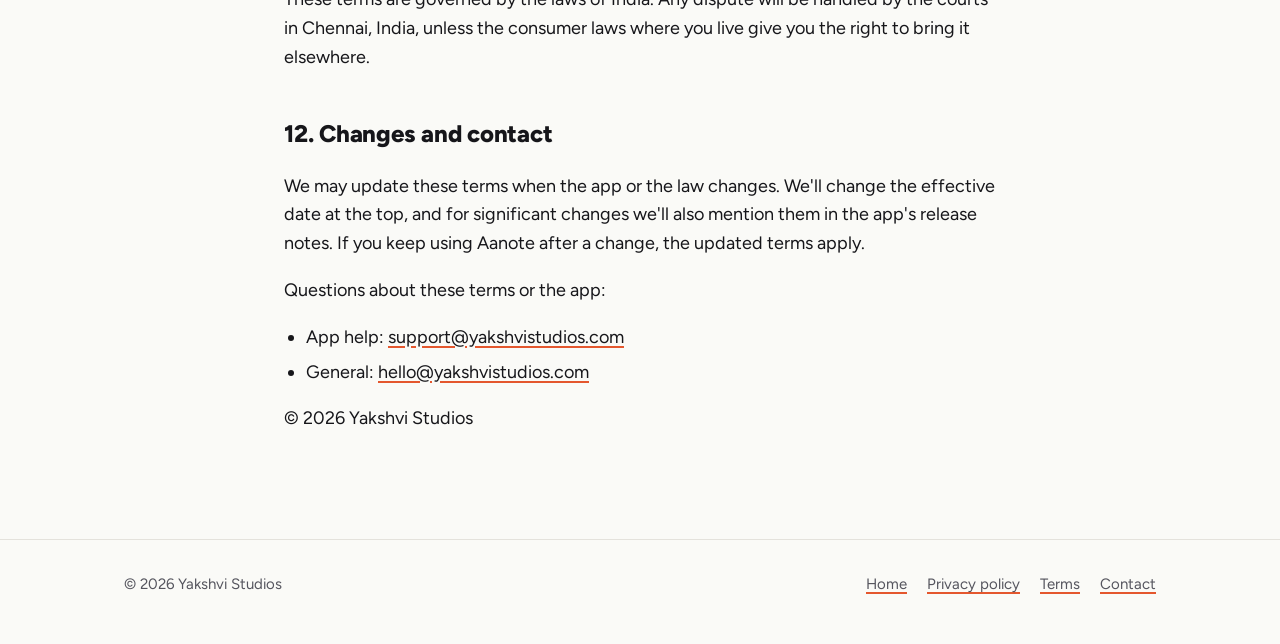
<file: terms.html>
<!doctype html>
<html lang="en">
<head>
  <meta charset="utf-8">
  <meta name="viewport" content="width=device-width, initial-scale=1">
  <title>Aanote Terms of Service · Yakshvi Studios</title>
  <meta name="description" content="The terms for buying and using Aanote, an app by Yakshvi Studios.">
  <link rel="canonical" href="https://yakshvistudios.com/terms.html">
  <meta name="theme-color" content="#FAFAF7" media="(prefers-color-scheme: light)">
  <meta name="theme-color" content="#16161A" media="(prefers-color-scheme: dark)">
  <link rel="icon" href="/favicon.ico" sizes="any">
  <link rel="icon" href="/favicon.svg" type="image/svg+xml">
  <link rel="apple-touch-icon" href="/apple-touch-icon.png">
  <link rel="stylesheet" href="/assets/site.css">
</head>
<body>
  <header class="site-header">
    <div class="wrap">
      <a class="logo" href="/" aria-label="Yakshvi Studios home">
        <picture>
          <source srcset="/assets/logo/yakshvi-logo-horizontal-on-dark.svg" media="(prefers-color-scheme: dark)">
          <img src="/assets/logo/yakshvi-logo-horizontal.svg" alt="Yakshvi Studios" width="208" height="40">
        </picture>
      </a>
      <nav class="nav" aria-label="Main">
        <a href="/#apps">Apps</a>
        <a href="/#contact">Contact</a>
      </nav>
    </div>
  </header>

  <main class="doc">
    <div class="wrap">
      <h1>Aanote Terms of Service</h1>

      <h2>1. About these terms</h2>
      <p class="meta">Effective date: 8 November 2026</p>
      <p>These terms are an agreement between you and Yakshvi Studios, operated by Sivaramakrishna Pavani in India ("we", "us"). They cover your use of the Aanote app ("Aanote" or "the app").</p>
      <p>By buying, installing or using Aanote, you agree to these terms and to our <a href="/privacy.html">privacy policy</a>. If you don't agree, please don't use the app.</p>

      <h2>2. Who can use Aanote</h2>
      <p>Aanote is for adults aged 18 and over. By using it, you confirm that you are at least 18 and able to enter into this agreement.</p>

      <h2>3. Your licence</h2>
      <p>When you buy Aanote, we give you a personal, non-exclusive, non-transferable licence to use the app on devices linked to your Google account, for your own non-commercial use.</p>
      <p>You are buying a licence to use the app, not the app itself. Aanote, its name, the "Aa" coin icon, its design and its code belong to us. You may not copy, sell, rent, modify, reverse-engineer or redistribute the app, except where the law allows it regardless of these terms.</p>

      <h2>4. Payment and refunds</h2>
      <p>Aanote is a one-time purchase made through Google Play. Google processes the payment, so prices, taxes and refunds follow Google Play's terms and refund policies. To ask for a refund, use Google Play's refund process.</p>
      <p>We never see or store your payment details.</p>

      <h2>5. Your data, backups and passphrase</h2>
      <p>Your records stay on your phone, encrypted. We have no account system and no server, and we do not receive your records. Our <a href="/privacy.html">privacy policy</a> explains this in full.</p>
      <p>Because we never hold your data, keeping it safe is in your hands:</p>
      <ul>
        <li><strong>Backups are off by default.</strong> If you don't turn them on, losing, resetting or replacing your phone, or uninstalling the app, will erase your records permanently.</li>
        <li><strong>Your backup passphrase cannot be recovered.</strong> Backups are encrypted on your phone with a passphrase you choose. We never receive it. If you lose both your passphrase and your recovery key, neither we nor anyone else can open your backup.</li>
        <li><strong>Backup files you save yourself</strong> (outside Google Drive) are your responsibility to store safely.</li>
        <li><strong>CSV exports are not encrypted.</strong> Be careful where you save or send them.</li>
        <li><strong>"Delete all my data" is permanent.</strong> Once you confirm it, your records cannot be brought back.</li>
      </ul>
      <p>You are responsible for the accuracy of what you enter in the app.</p>

      <h2>6. Not financial advice</h2>
      <p>Aanote is a tool for writing down and reviewing your own spending. It does not connect to banks, move money, or give financial, tax, investment or legal advice. Budgets, alerts, totals and trends are calculated only from what you enter. Make your own financial decisions, and get professional advice where you need it.</p>

      <h2>7. Fair use</h2>
      <p>Use Aanote lawfully and for your own records. Don't try to break, bypass or interfere with the app's security, or use it to harm anyone.</p>

      <h2>8. Updates and availability</h2>
      <p>We may release updates that fix problems, change features or keep the app working with new versions of Android and Google services. Some features, such as Google sign-in and Drive backup, depend on Google's services, which we don't control. We aim to keep Aanote working well, but we can't promise it will be available or error-free at all times, or supported on every device.</p>

      <h2>9. Disclaimers and limits of liability</h2>
      <p>Aanote is provided "as is" and "as available". To the extent the law allows, we make no promises beyond those in these terms, including that the app will meet every need or never lose data.</p>
      <p>To the extent the law allows, we are not liable for indirect or consequential losses, or for loss of data or records, including data lost because backups were off or a passphrase was forgotten. Our total liability to you for any claim about Aanote is limited to the amount you paid for the app.</p>
      <p>Nothing in these terms removes rights you have under consumer protection laws that apply to you.</p>

      <h2>10. Ending these terms</h2>
      <p>You can stop using Aanote at any time by uninstalling it. Uninstalling removes your records from the phone but not a backup in your Google Drive; you can delete that from the app's Settings or from Google Drive.</p>
      <p>If you seriously break these terms, your licence to use the app ends. Sections 5, 6, 9 and 11 continue to apply after these terms end.</p>

      <h2>11. Governing law</h2>
      <p>These terms are governed by the laws of India. Any dispute will be handled by the courts in Chennai, India, unless the consumer laws where you live give you the right to bring it elsewhere.</p>

      <h2>12. Changes and contact</h2>
      <p>We may update these terms when the app or the law changes. We'll change the effective date at the top, and for significant changes we'll also mention them in the app's release notes. If you keep using Aanote after a change, the updated terms apply.</p>
      <p>Questions about these terms or the app:</p>
      <ul>
        <li>App help: <a href="mailto:support@yakshvistudios.com">support@yakshvistudios.com</a></li>
        <li>General: <a href="mailto:hello@yakshvistudios.com">hello@yakshvistudios.com</a></li>
      </ul>
      <p>© 2026 Yakshvi Studios</p>
    </div>
  </main>

  <footer class="site-footer">
    <div class="wrap">
      <span>© 2026 Yakshvi Studios</span>
      <nav aria-label="Footer">
        <a href="/">Home</a>
        <a href="/privacy.html">Privacy policy</a>
        <a href="/terms.html">Terms</a>
        <a href="mailto:hello@yakshvistudios.com">Contact</a>
      </nav>
    </div>
  </footer>
</body>
</html>
</file>
<file: assets/site.css>
/* Yakshvi Studios — site styles */

@font-face { font-family: "Figtree"; font-weight: 400; font-style: normal; font-display: swap; src: url("fonts/figtree-latin-400-normal.woff2") format("woff2"); }
@font-face { font-family: "Figtree"; font-weight: 500; font-style: normal; font-display: swap; src: url("fonts/figtree-latin-500-normal.woff2") format("woff2"); }
@font-face { font-family: "Figtree"; font-weight: 700; font-style: normal; font-display: swap; src: url("fonts/figtree-latin-700-normal.woff2") format("woff2"); }
@font-face { font-family: "Figtree"; font-weight: 800; font-style: normal; font-display: swap; src: url("fonts/figtree-latin-800-normal.woff2") format("woff2"); }

:root {
  --ink: #16161A;
  --ink-soft: #55555E;
  --paper: #FAFAF7;
  --card: #FFFFFF;
  --line: #E4E2DC;
  --orange: #E4572E;
  --orange-text: #B83E1A; /* orange that passes contrast as text on light backgrounds */
  --radius: 16px;
  --max: 1080px;
}

@media (prefers-color-scheme: dark) {
  :root {
    --ink: #F4F3EF;
    --ink-soft: #A9A9B2;
    --paper: #16161A;
    --card: #1F1F24;
    --line: #2E2E35;
    --orange-text: #FF8A62;
  }
}

* { box-sizing: border-box; }

html { -webkit-text-size-adjust: 100%; }

body {
  margin: 0;
  background: var(--paper);
  color: var(--ink);
  font-family: "Figtree", system-ui, -apple-system, "Segoe UI", sans-serif;
  font-size: 18px;
  line-height: 1.6;
}

a { color: inherit; text-decoration-color: var(--orange); text-decoration-thickness: 2px; text-underline-offset: 3px; }
a:hover { color: var(--orange-text); }
a:focus-visible { outline: 3px solid var(--orange); outline-offset: 3px; border-radius: 4px; }

.wrap { width: 100%; max-width: var(--max); margin: 0 auto; padding: 0 24px; }

/* Header */
.site-header { padding: 28px 0; }
.site-header .wrap { display: flex; align-items: center; justify-content: space-between; gap: 16px; flex-wrap: wrap; }
.logo { display: inline-flex; padding: 6px 0; }
.logo img { height: 40px; width: auto; display: block; }
.nav { display: flex; gap: 8px; }
.nav a { text-decoration: none; font-weight: 500; padding: 10px 12px; border-radius: 10px; }
.nav a:hover { background: var(--card); color: var(--ink); }

/* Hero */
.hero { padding: 96px 0 104px; }
.eyebrow { display: inline-flex; align-items: center; gap: 10px; font-size: 14px; font-weight: 700; letter-spacing: 0.12em; text-transform: uppercase; color: var(--ink-soft); margin: 0 0 20px; }
.eyebrow::before { content: ""; width: 10px; height: 10px; background: var(--orange); border-radius: 2px; }
.hero h1 { font-size: clamp(44px, 8vw, 88px); line-height: 1.02; letter-spacing: -0.035em; font-weight: 800; margin: 0 0 24px; max-width: 12ch; }
.hero h1 .accent { color: var(--orange); }
.hero p { font-size: clamp(18px, 2.2vw, 22px); color: var(--ink-soft); max-width: 36ch; margin: 0; }

/* Sections */
section { padding: 72px 0; border-top: 1px solid var(--line); }
section h2 { font-size: 32px; letter-spacing: -0.02em; line-height: 1.15; font-weight: 800; margin: 0 0 12px; }
section .lede { color: var(--ink-soft); max-width: 52ch; margin: 0 0 36px; }

.apps { display: grid; grid-template-columns: repeat(auto-fill, minmax(280px, 1fr)); gap: 20px; }
.app-card { background: var(--card); border: 1px solid var(--line); border-radius: var(--radius); padding: 28px; display: flex; flex-direction: column; gap: 14px; }
.app-card .icon { width: 64px; height: 64px; border-radius: 16px; background: var(--paper); border: 1px dashed var(--line); display: grid; place-items: center; }
.app-card .icon img { width: 34px; height: 34px; opacity: 0.55; }
.app-card h3 { margin: 0; font-size: 20px; letter-spacing: -0.01em; }
.app-card .app-icon { width: 64px; height: 64px; border-radius: 16px; }
.app-card h3.wordmark { line-height: 0; }
.app-card h3.wordmark img { height: 33px; width: auto; }
.app-card .app-links { display: flex; gap: 20px; margin-top: 4px; }
.app-card .app-links a { font-weight: 700; }
.app-card p { margin: 0; color: var(--ink-soft); font-size: 16px; }
.badge { align-self: flex-start; font-size: 13px; font-weight: 700; letter-spacing: 0.04em; padding: 4px 10px; border-radius: 999px; background: var(--paper); border: 1px solid var(--line); color: var(--ink-soft); }

.contact-mail { font-size: clamp(22px, 3.5vw, 32px); font-weight: 700; letter-spacing: -0.01em; overflow-wrap: anywhere; }

/* Footer */
.site-footer { border-top: 1px solid var(--line); padding: 32px 0 48px; font-size: 15px; color: var(--ink-soft); }
.site-footer .wrap { display: flex; justify-content: space-between; gap: 16px; flex-wrap: wrap; }
.site-footer nav { display: flex; gap: 20px; }

/* Long-form pages (privacy policy) */
.doc { padding: 56px 0 88px; }
.doc .wrap { max-width: 760px; }
.doc h1 { font-size: clamp(36px, 6vw, 52px); letter-spacing: -0.03em; line-height: 1.1; margin: 0 0 12px; font-weight: 800; }
.doc .meta { color: var(--ink-soft); margin: 0 0 40px; }
.doc h2 { font-size: 24px; letter-spacing: -0.01em; margin: 44px 0 10px; font-weight: 800; }
.doc p, .doc li { color: var(--ink); }
.doc ul { padding-left: 22px; }
.doc li { margin-bottom: 6px; }
.doc h3 { font-size: 19px; letter-spacing: -0.01em; margin: 28px 0 8px; font-weight: 700; }
.doc table { width: 100%; border-collapse: collapse; margin: 8px 0 16px; }
.doc th, .doc td { text-align: left; vertical-align: top; padding: 10px 12px; border-bottom: 1px solid var(--line); }
.doc th { color: var(--ink-soft); font-weight: 600; }
.note { background: var(--card); border: 1px solid var(--line); border-radius: 12px; padding: 18px 20px; color: var(--ink-soft); }

/* App pages (/aanote/) */
.product-hero { padding: 56px 0 72px; }
.product-hero .wrap, .feature .wrap { display: grid; grid-template-columns: minmax(0, 1.15fr) minmax(0, 0.85fr); gap: 56px; align-items: center; }
.product-icon { width: 72px; height: 72px; border-radius: 18px; display: block; margin-bottom: 20px; }
.product-name { margin: 0 0 8px; line-height: 0; }
.product-name img { height: 58px; width: auto; }
.product-tagline { font-size: clamp(26px, 3.4vw, 36px); font-weight: 800; letter-spacing: -0.02em; line-height: 1.15; margin: 0 0 16px; }
.product-intro p { color: var(--ink-soft); max-width: 46ch; }
.product-intro .product-tagline { color: var(--ink); max-width: none; }
.product-intro .badge { display: inline-block; margin: 8px 0 20px; }
.facts { list-style: none; padding: 0; margin: 0; display: grid; gap: 8px; }
.facts li { padding-left: 28px; position: relative; font-weight: 500; }
.facts li::before { content: ""; position: absolute; left: 0; top: 0.55em; width: 12px; height: 12px; border-radius: 50%; background: #F2B544; }
.shot { justify-self: center; width: 100%; max-width: 300px; }
.shot img { display: block; width: 100%; height: auto; border-radius: 28px; border: 1px solid var(--line); box-shadow: 0 18px 40px rgba(0, 0, 0, 0.12); }
.feature-text p { color: var(--ink-soft); max-width: 46ch; }
.feature:nth-of-type(odd) .feature-text { order: 2; }
.help { max-width: 760px; }
.help details { border-bottom: 1px solid var(--line); padding: 4px 0; }
.help summary { cursor: pointer; font-weight: 700; padding: 14px 0; list-style-position: outside; }
.help summary:focus-visible { outline: 3px solid var(--orange); outline-offset: 3px; border-radius: 4px; }
.help details p { color: var(--ink-soft); margin: 0 0 16px; }
.help-contact { margin-top: 32px; }
.help-legal { color: var(--ink-soft); font-size: 16px; }

/* 404 */
.notfound { padding: 120px 0; text-align: left; }
.notfound h1 { font-size: clamp(40px, 7vw, 72px); letter-spacing: -0.03em; margin: 0 0 16px; font-weight: 800; }
.button { display: inline-block; margin-top: 24px; padding: 14px 22px; border-radius: 12px; background: var(--ink); color: var(--paper); text-decoration: none; font-weight: 700; }
.button:hover { color: var(--paper); opacity: 0.88; }

@media (max-width: 600px) {
  body { font-size: 17px; }
  .site-header { padding: 18px 0; }
  .logo img { height: 32px; }
  .hero { padding: 56px 0 72px; }
  section { padding: 56px 0; }
  .product-hero { padding: 24px 0 56px; }
  .product-hero .wrap, .feature .wrap { grid-template-columns: 1fr; gap: 32px; }
  .feature:nth-of-type(odd) .feature-text { order: 0; }
  .shot { max-width: 260px; }
}
</file>
